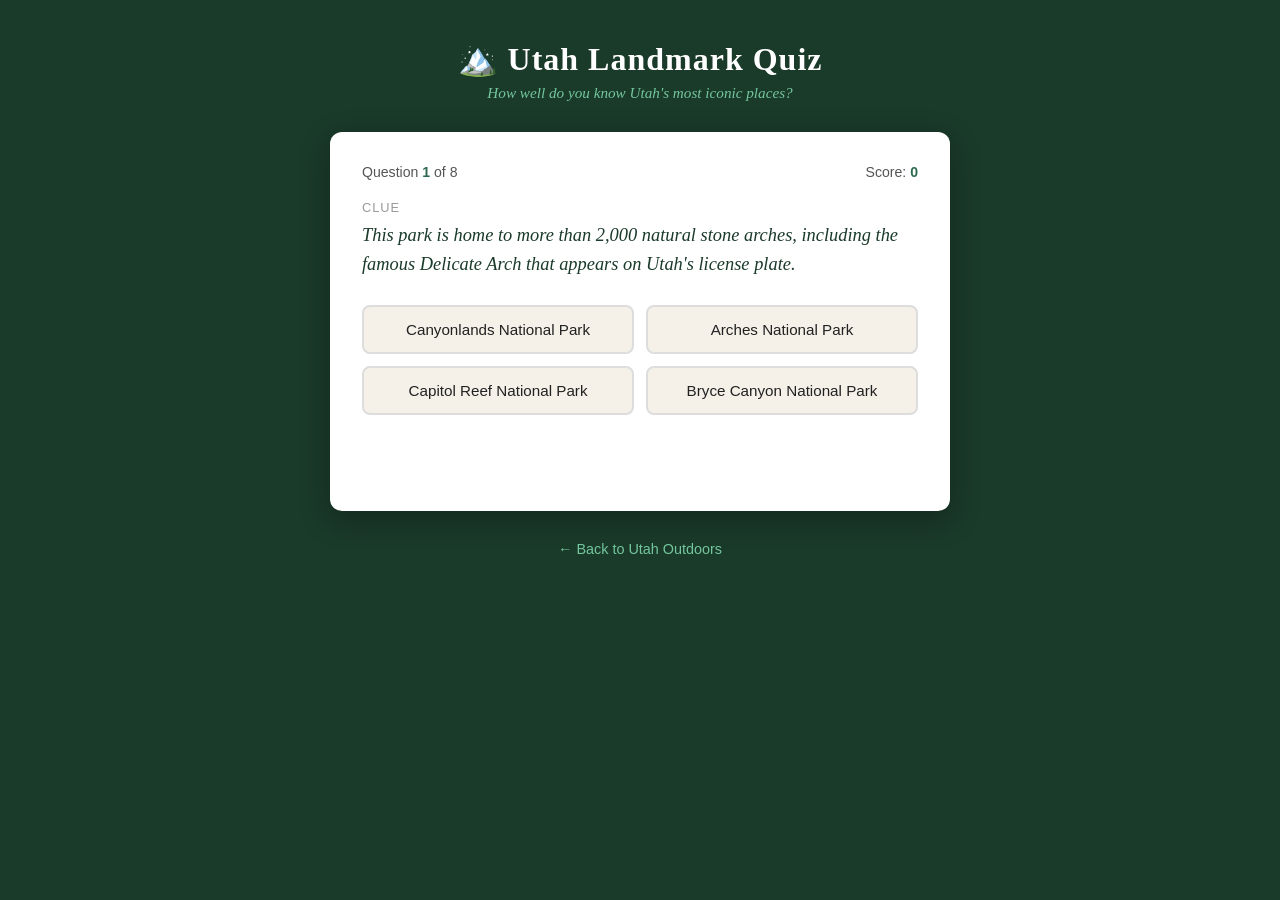
<file: app.html>
<!DOCTYPE html>
<html lang="en">
<head>
  <meta charset="UTF-8" />
  <meta name="viewport" content="width=device-width, initial-scale=1.0" />
  <title>Utah Landmark Guessing Game</title>
  <style>
    * { box-sizing: border-box; margin: 0; padding: 0; }

    body {
      font-family: 'Georgia', serif;
      background-color: #1a3a2a;
      color: white;
      min-height: 100vh;
      display: flex;
      flex-direction: column;
      align-items: center;
      padding: 40px 20px;
    }

    h1 {
      font-size: 2rem;
      margin-bottom: 6px;
      text-align: center;
      letter-spacing: 1px;
    }

    .subtitle {
      font-size: 0.95rem;
      color: #74c69d;
      margin-bottom: 30px;
      font-style: italic;
      text-align: center;
    }

    #game-card {
      background: white;
      color: #222;
      border-radius: 12px;
      padding: 32px;
      max-width: 620px;
      width: 100%;
      box-shadow: 0 8px 30px rgba(0,0,0,0.3);
    }

    #score-bar {
      display: flex;
      justify-content: space-between;
      font-family: Arial, sans-serif;
      font-size: 0.88rem;
      color: #555;
      margin-bottom: 20px;
    }

    #score-bar span { font-weight: bold; color: #2d6a4f; }

    #clue-number {
      font-family: Arial, sans-serif;
      font-size: 0.8rem;
      text-transform: uppercase;
      letter-spacing: 1px;
      color: #999;
      margin-bottom: 6px;
    }

    #clue-text {
      font-size: 1.15rem;
      line-height: 1.6;
      color: #1a3a2a;
      min-height: 60px;
      margin-bottom: 24px;
      font-style: italic;
    }

    #options {
      display: grid;
      grid-template-columns: 1fr 1fr;
      gap: 12px;
      margin-bottom: 20px;
    }

    .option-btn {
      background: #f5f0e8;
      border: 2px solid #ddd;
      border-radius: 8px;
      padding: 14px 10px;
      font-family: Arial, sans-serif;
      font-size: 0.95rem;
      cursor: pointer;
      transition: background 0.2s, border-color 0.2s;
      color: #222;
      text-align: center;
    }

    .option-btn:hover { background: #e8f5ee; border-color: #2d6a4f; }
    .option-btn.correct { background: #d4edda; border-color: #28a745; color: #155724; }
    .option-btn.wrong { background: #f8d7da; border-color: #dc3545; color: #721c24; }
    .option-btn:disabled { cursor: default; }

    #feedback {
      font-family: Arial, sans-serif;
      font-size: 0.95rem;
      min-height: 28px;
      margin-bottom: 16px;
      font-weight: bold;
      color: #2d6a4f;
    }

    #next-btn, #restart-btn {
      background: #2d6a4f;
      color: white;
      border: none;
      border-radius: 8px;
      padding: 12px 28px;
      font-size: 1rem;
      cursor: pointer;
      font-family: Arial, sans-serif;
      display: none;
    }

    #next-btn:hover, #restart-btn:hover { background: #1a3a2a; }

    #result-screen {
      display: none;
      text-align: center;
    }

    #result-screen h2 { font-size: 1.8rem; color: #1a3a2a; margin-bottom: 10px; }
    #result-screen p { font-family: Arial, sans-serif; color: #555; margin-bottom: 20px; }
    #final-score { font-size: 2.5rem; font-weight: bold; color: #2d6a4f; margin: 10px 0; }

    .back-link {
      margin-top: 30px;
      font-family: Arial, sans-serif;
      font-size: 0.9rem;
    }

    .back-link a { color: #74c69d; text-decoration: none; }
    .back-link a:hover { text-decoration: underline; }
  </style>
</head>
<body>

  <h1>🏔️ Utah Landmark Quiz</h1>
  <p class="subtitle">How well do you know Utah's most iconic places?</p>

  <div id="game-card">

    <!-- Quiz screen -->
    <div id="quiz-screen">
      <div id="score-bar">
        <div>Question <span id="q-num">1</span> of 8</div>
        <div>Score: <span id="score">0</span></div>
      </div>
      <div id="clue-number">Clue</div>
      <div id="clue-text"></div>
      <div id="options"></div>
      <div id="feedback"></div>
      <button id="next-btn" onclick="nextQuestion()">Next →</button>
    </div>

    <!-- Result screen -->
    <div id="result-screen">
      <h2>Quiz Complete!</h2>
      <div id="final-score"></div>
      <p id="result-message"></p>
      <button id="restart-btn" onclick="restartGame()">Play Again</button>
    </div>

  </div>

  <div class="back-link">
    <a href="scratch.html">← Back to Utah Outdoors</a>
  </div>

  <script>
    const questions = [
      {
        clue: "This park is home to more than 2,000 natural stone arches, including the famous Delicate Arch that appears on Utah's license plate.",
        answer: "Arches National Park",
        options: ["Canyonlands National Park", "Arches National Park", "Capitol Reef National Park", "Bryce Canyon National Park"]
      },
      {
        clue: "Known for its tall pink and red rock formations called hoodoos, this park near Panguitch has one of the darkest night skies in the country.",
        answer: "Bryce Canyon National Park",
        options: ["Zion National Park", "Goblin Valley", "Bryce Canyon National Park", "Dead Horse Point"]
      },
      {
        clue: "Hikers can wade directly through a slot canyon carved by the Virgin River in this park, in a famous trail called The Narrows.",
        answer: "Zion National Park",
        options: ["Zion National Park", "Antelope Canyon", "Capitol Reef", "Arches National Park"]
      },
      {
        clue: "This peak is the highest point in the Wasatch Mountain Range, rising to 11,928 feet, and sits near Payson, Utah.",
        answer: "Mount Nebo",
        options: ["Mount Timpanogos", "Mount Nebo", "Mount Olympus", "Kings Peak"]
      },
      {
        clue: "At 13,528 feet, this is the highest point in Utah, located in the Uinta Mountains.",
        answer: "Kings Peak",
        options: ["Mount Nebo", "Mount Timpanogos", "Kings Peak", "Mount Peale"]
      },
      {
        clue: "This state park sits on a mesa 2,000 feet above the Colorado River canyon and offers one of the most dramatic viewpoints in Utah.",
        answer: "Dead Horse Point State Park",
        options: ["Goblin Valley State Park", "Dead Horse Point State Park", "Antelope Island State Park", "Snow Canyon State Park"]
      },
      {
        clue: "Located in the Great Salt Lake, this is one of the largest freshwater islands in the US and is home to bison herds.",
        answer: "Antelope Island State Park",
        options: ["Antelope Island State Park", "Bear Lake", "Flaming Gorge", "Dead Horse Point State Park"]
      },
      {
        clue: "This national park in southeastern Utah features Island in the Sky, The Needles, and The Maze — three very different districts.",
        answer: "Canyonlands National Park",
        options: ["Arches National Park", "Capitol Reef National Park", "Canyonlands National Park", "Zion National Park"]
      }
    ];

    let currentQ = 0;
    let score = 0;
    let answered = false;

    function shuffle(arr) {
      return arr.sort(() => Math.random() - 0.5);
    }

    function loadQuestion() {
      answered = false;
      const q = questions[currentQ];
      document.getElementById('q-num').textContent = currentQ + 1;
      document.getElementById('score').textContent = score;
      document.getElementById('clue-text').textContent = q.clue;
      document.getElementById('feedback').textContent = '';
      document.getElementById('next-btn').style.display = 'none';

      const optionsDiv = document.getElementById('options');
      optionsDiv.innerHTML = '';
      shuffle([...q.options]).forEach(opt => {
        const btn = document.createElement('button');
        btn.className = 'option-btn';
        btn.textContent = opt;
        btn.onclick = () => checkAnswer(opt, btn);
        optionsDiv.appendChild(btn);
      });
    }

    function checkAnswer(selected, btn) {
      if (answered) return;
      answered = true;

      const correct = questions[currentQ].answer;
      const allBtns = document.querySelectorAll('.option-btn');

      allBtns.forEach(b => {
        b.disabled = true;
        if (b.textContent === correct) b.classList.add('correct');
      });

      if (selected === correct) {
        score++;
        document.getElementById('score').textContent = score;
        document.getElementById('feedback').textContent = '✓ Correct!';
        document.getElementById('feedback').style.color = '#28a745';
      } else {
        btn.classList.add('wrong');
        document.getElementById('feedback').textContent = '✗ The answer was: ' + correct;
        document.getElementById('feedback').style.color = '#dc3545';
      }

      document.getElementById('next-btn').style.display = 'inline-block';
    }

    function nextQuestion() {
      currentQ++;
      if (currentQ >= questions.length) {
        showResult();
      } else {
        loadQuestion();
      }
    }

    function showResult() {
      document.getElementById('quiz-screen').style.display = 'none';
      document.getElementById('result-screen').style.display = 'block';
      document.getElementById('final-score').textContent = score + ' / ' + questions.length;
      document.getElementById('restart-btn').style.display = 'inline-block';

      let msg = '';
      if (score === 8) msg = "Perfect score! You really know your Utah landmarks!";
      else if (score >= 6) msg = "Great job! You know Utah pretty well.";
      else if (score >= 4) msg = "Not bad! Time to plan a few more Utah road trips.";
      else msg = "Keep exploring Utah — there's so much to discover!";
      document.getElementById('result-message').textContent = msg;
    }

    function restartGame() {
      currentQ = 0;
      score = 0;
      document.getElementById('quiz-screen').style.display = 'block';
      document.getElementById('result-screen').style.display = 'none';
      loadQuestion();
    }

    // Start the game
    loadQuestion();
  </script>

</body>
</html>
</file>
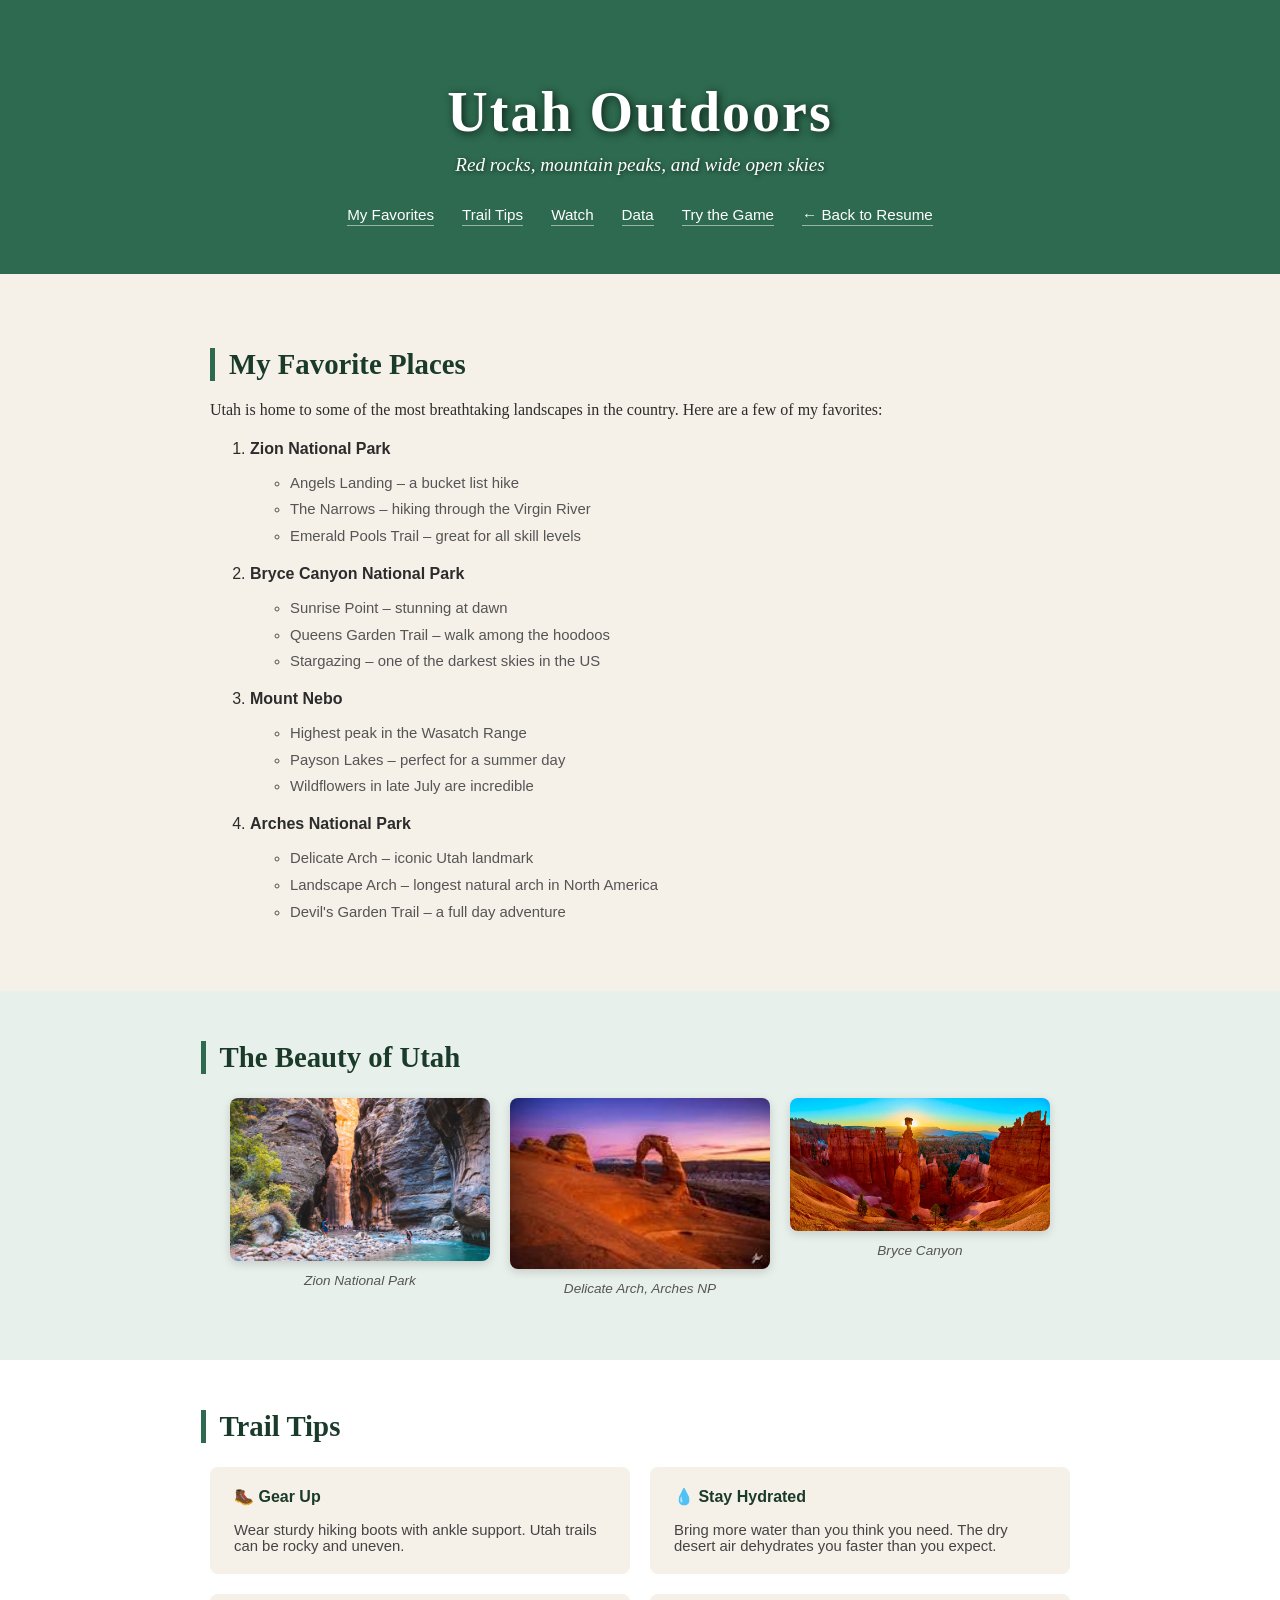
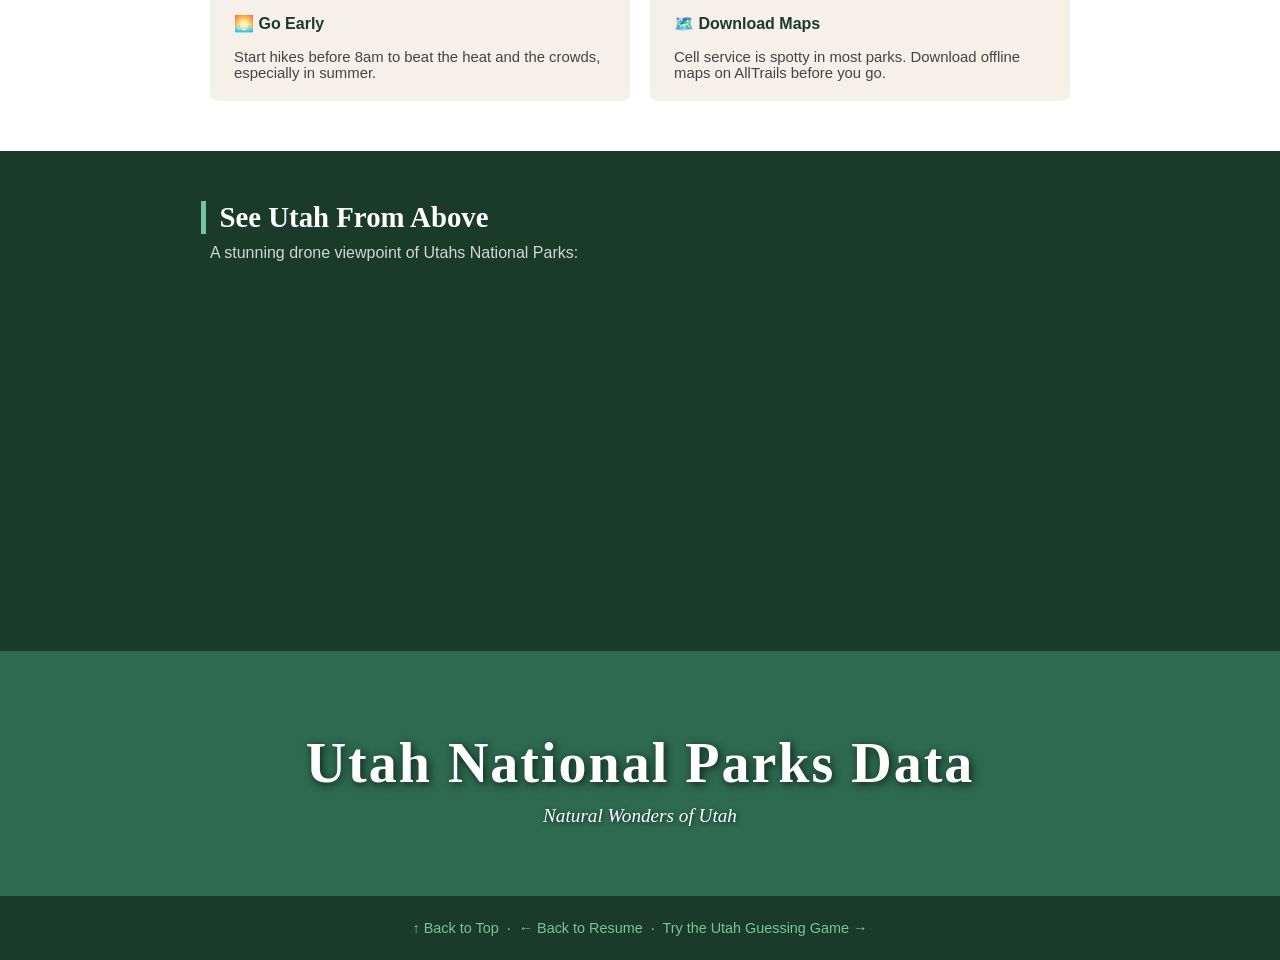
<file: scratch.html>
<!DOCTYPE html>
<html lang="en">
<head>
  <meta charset="UTF-8" />
  <meta name="viewport" content="width=device-width, initial-scale=1.0" />
  <title>Utah Outdoors – Eva O'Brien</title>
  <link rel="stylesheet" href="scratch.css" />
</head>
<body>

  <!-- On-page anchor target -->
  <a name="top"></a>

  <div id="header">
    <h1>Utah Outdoors</h1>
    <p class="tagline">Red rocks, mountain peaks, and wide open skies</p>
    <nav id="scratch-nav">
      <a href="#favorites">My Favorites</a>
      <a href="#tips">Trail Tips</a>
      <a href="#video">Watch</a>
      <a href="#tableau">Data</a>
      <a href="app.html">Try the Game</a>
      <a href="index.html">← Back to Resume</a>
    </nav>
  </div>

  <!-- Favorites Section -->
  <a name="favorites"></a>
  <div id="favorites-section" class="content-block">
    <h2>My Favorite Places</h2>
    <p>Utah is home to some of the most breathtaking landscapes in the country. Here are a few of my favorites:</p>

    <!-- Ordered list with embedded unordered list -->
    <ol class="main-list">
      <li>
        <strong>Zion National Park</strong>
        <ul class="sub-list">
          <li>Angels Landing – a bucket list hike</li>
          <li>The Narrows – hiking through the Virgin River</li>
          <li>Emerald Pools Trail – great for all skill levels</li>
        </ul>
      </li>
      <li>
        <strong>Bryce Canyon National Park</strong>
        <ul class="sub-list">
          <li>Sunrise Point – stunning at dawn</li>
          <li>Queens Garden Trail – walk among the hoodoos</li>
          <li>Stargazing – one of the darkest skies in the US</li>
        </ul>
      </li>
      <li>
        <strong>Mount Nebo</strong>
        <ul class="sub-list">
          <li>Highest peak in the Wasatch Range</li>
          <li>Payson Lakes – perfect for a summer day</li>
          <li>Wildflowers in late July are incredible</li>
        </ul>
      </li>
      <li>
        <strong>Arches National Park</strong>
        <ul class="sub-list">
          <li>Delicate Arch – iconic Utah landmark</li>
          <li>Landscape Arch – longest natural arch in North America</li>
          <li>Devil's Garden Trail – a full day adventure</li>
        </ul>
      </li>
    </ol>
  </div>

  <!-- Image Section -->
  <div id="image-section" class="content-block">
    <h2>The Beauty of Utah</h2>
    <div id="photo-row">
      <div class="photo-card">
        <img src="zions.jpg" alt="Zion National Park" />
        <p class="photo-caption">Zion National Park</p>
      </div>
      <div class="photo-card">
        <img src="delicatearch.jpeg" alt="Delicate Arch" />
        <p class="photo-caption">Delicate Arch, Arches NP</p>
      </div>
      <div class="photo-card">
        <img src="brycecanyon.jpg" alt="Bryce Canyon" />
        <p class="photo-caption">Bryce Canyon </p>
      </div>
    </div>
  </div>

  <!-- Trail Tips -->
  <a name="tips"></a>
  <div id="tips-section" class="content-block">
    <h2>Trail Tips</h2>
    <div id="tips-grid">
      <div class="tip-box">
        <h3>🥾 Gear Up</h3>
        <p>Wear sturdy hiking boots with ankle support. Utah trails can be rocky and uneven.</p>
      </div>
      <div class="tip-box">
        <h3>💧 Stay Hydrated</h3>
        <p>Bring more water than you think you need. The dry desert air dehydrates you faster than you expect.</p>
      </div>
      <div class="tip-box">
        <h3>🌅 Go Early</h3>
        <p>Start hikes before 8am to beat the heat and the crowds, especially in summer.</p>
      </div>
      <div class="tip-box">
        <h3>🗺️ Download Maps</h3>
        <p>Cell service is spotty in most parks. Download offline maps on AllTrails before you go.</p>
      </div>
    </div>
  </div>

  <!-- YouTube Video -->
  <a name="video"></a>
  <div id="video-section" class="content-block">
    <h2>See Utah From Above</h2>
    <p>A stunning drone viewpoint of Utahs National Parks:</p>
    <div id="video-wrapper">
      <iframe
        width="560" 
        height="315" 
        src="https://www.youtube.com/embed/FVLVoholG34?si=KC_poJhqSI2VQBNE" 
        title="YouTube video player" frameborder="0" 
        allow="accelerometer; autoplay; clipboard-write; encrypted-media; gyroscope; picture-in-picture; web-share" 
        referrerpolicy="strict-origin-when-cross-origin" 
        allowfullscreen>
        
      </iframe>
    </div>
  </div>

  <div id="header">
    <h1>Utah National Parks Data</h1>
    <p class="tagline">Natural Wonders of Utah</p>
<div class='tableauPlaceholder' id='viz1781634329780' style='position: relative'><noscript><a href='#'><img alt='Dashboard 2 ' src='https:&#47;&#47;public.tableau.com&#47;static&#47;images&#47;Na&#47;NationalParksVisitationMobile&#47;Dashboard2&#47;1_rss.png' style='border: none' /></a></noscript><object class='tableauViz'  style='display:none;'><param name='host_url' value='https%3A%2F%2Fpublic.tableau.com%2F' /> <param name='embed_code_version' value='3' /> <param name='site_root' value='' /><param name='name' value='NationalParksVisitationMobile&#47;Dashboard2' /><param name='tabs' value='no' /><param name='toolbar' value='yes' /><param name='static_image' value='https:&#47;&#47;public.tableau.com&#47;static&#47;images&#47;Na&#47;NationalParksVisitationMobile&#47;Dashboard2&#47;1.png' /> <param name='animate_transition' value='yes' /><param name='display_static_image' value='yes' /><param name='display_spinner' value='yes' /><param name='display_overlay' value='yes' /><param name='display_count' value='yes' /><param name='language' value='en-US' /></object></div>                <script type='text/javascript'>                    var divElement = document.getElementById('viz1781634329780');                    var vizElement = divElement.getElementsByTagName('object')[0];                    vizElement.style.minWidth='116px';vizElement.style.maxWidth='450px';vizElement.style.width='100%';vizElement.style.height='827px';                    var scriptElement = document.createElement('script');                    scriptElement.src = 'https://public.tableau.com/javascripts/api/viz_v1.js';                    vizElement.parentNode.insertBefore(scriptElement, vizElement);                </script>
  
    <script type='text/javascript'>
      var divElement = document.getElementById('viz1');
      var vizElement = divElement.getElementsByTagName('object')[0];
      vizElement.style.width='700px';
      vizElement.style.height='527px';
      var scriptElement = document.createElement('script');
      scriptElement.src = 'https://public.tableau.com/javascripts/api/viz_v1.js';
      vizElement.parentNode.insertBefore(scriptElement, vizElement);
    </script>
  </div>

  <!-- Back to top -->
  <div id="footer">
    <a href="#top">↑ Back to Top</a>
    <span>&nbsp;·&nbsp;</span>
    <a href="index.html">← Back to Resume</a>
    <span>&nbsp;·&nbsp;</span>
    <a href="app.html">Try the Utah Guessing Game →</a>
  </div>

</body>
</html>
</file>
<file: scratch.css>
/* scratch.css – Custom stylesheet for Utah Outdoors page */

/* ── Base ── */
body {
  margin: 0;
  padding: 0;
  font-family: 'Georgia', serif;
  background-color: #f5f0e8;
  color: #2c2c2c;
}

/* ── Header ── */
#header {
  background-color: #2d6a4f;
  background-image: url('https://upload.wikimedia.org/wikipedia/commons/thumb/3/3e/Zion_angels_landing_view.jpg/1280px-Zion_angels_landing_view.jpg');
  background-size: cover;
  background-position: center;
  color: white;
  text-align: center;
  padding: 80px 20px 50px;
}

#header h1 {
  font-family: 'Georgia', serif;
  font-size: 3.5rem;
  margin: 0;
  text-shadow: 2px 2px 8px rgba(0,0,0,0.7);
  letter-spacing: 2px;
}

.tagline {
  font-size: 1.2rem;
  margin-top: 10px;
  text-shadow: 1px 1px 4px rgba(0,0,0,0.6);
  font-style: italic;
}

/* ── Navigation ── */
#scratch-nav {
  margin-top: 30px;
}

#scratch-nav a {
  color: white;
  text-decoration: none;
  margin: 0 12px;
  font-size: 0.95rem;
  font-family: Arial, sans-serif;
  border-bottom: 1px solid rgba(255,255,255,0.5);
  padding-bottom: 2px;
}

#scratch-nav a:hover {
  border-bottom-color: white;
}

/* ── Content Blocks ── */
.content-block {
  max-width: 860px;
  margin: 0 auto;
  padding: 50px 20px;
}

.content-block h2 {
  font-family: 'Georgia', serif;
  font-size: 1.8rem;
  color: #1a3a2a;
  border-left: 5px solid #2d6a4f;
  padding-left: 14px;
  margin-bottom: 20px;
}

/* ── Lists ── */
.main-list {
  font-family: Arial, sans-serif;
  font-size: 1rem;
  line-height: 1.8;
  color: #2c2c2c;
}

.sub-list {
  font-size: 0.93rem;
  color: #555;
  margin-top: 6px;
  margin-bottom: 10px;
}

/* ── Photos ── */
#image-section {
  background-color: #e8f0eb;
  max-width: 100%;
  padding: 50px 40px;
}

#image-section h2 {
  max-width: 860px;
  margin: 0 auto 24px;
  font-family: 'Georgia', serif;
  font-size: 1.8rem;
  color: #1a3a2a;
  border-left: 5px solid #2d6a4f;
  padding-left: 14px;
}

#photo-row {
  display: flex;
  gap: 20px;
  flex-wrap: wrap;
  justify-content: center;
  max-width: 900px;
  margin: 0 auto;
}

.photo-card {
  text-align: center;
  width: 260px;
}

.photo-card img {
  width: 100%;
  border-radius: 8px;
  box-shadow: 0 3px 10px rgba(0,0,0,0.15);
}

.photo-caption {
  font-family: Arial, sans-serif;
  font-size: 0.85rem;
  color: #555;
  margin-top: 8px;
  font-style: italic;
}

/* ── Tips ── */
#tips-section {
  background-color: #fff;
  max-width: 100%;
  padding: 50px 40px;
}

#tips-section h2 {
  max-width: 860px;
  margin: 0 auto 24px;
  font-family: 'Georgia', serif;
  font-size: 1.8rem;
  color: #1a3a2a;
  border-left: 5px solid #2d6a4f;
  padding-left: 14px;
}

#tips-grid {
  display: flex;
  flex-wrap: wrap;
  gap: 20px;
  max-width: 860px;
  margin: 0 auto;
}

.tip-box {
  background: #f5f0e8;
  border-radius: 8px;
  padding: 20px 24px;
  width: calc(50% - 10px);
  box-sizing: border-box;
  font-family: Arial, sans-serif;
}

.tip-box h3 {
  font-size: 1rem;
  color: #1a3a2a;
  margin-top: 0;
}

.tip-box p {
  font-size: 0.93rem;
  color: #444;
  margin: 0;
}

/* ── Video ── */
#video-section {
  background-color: #1a3a2a;
  color: white;
  max-width: 100%;
  padding: 50px 40px;
  text-align: center;
}

#video-section h2 {
  font-family: 'Georgia', serif;
  font-size: 1.8rem;
  color: white;
  border-left: 5px solid #74c69d;
  padding-left: 14px;
  text-align: left;
  max-width: 860px;
  margin: 0 auto 10px;
}

#video-section p {
  font-family: Arial, sans-serif;
  color: rgba(255,255,255,0.8);
  max-width: 860px;
  margin: 0 auto 20px;
  text-align: left;
}

#video-wrapper {
  max-width: 700px;
  margin: 0 auto;
}

#video-wrapper iframe {
  border-radius: 8px;
  width: 100%;
}

/* ── Tableau ── */
#tableau-section {
  background-color: #f5f0e8;
}

/* ── Footer ── */
#footer {
  background-color: #1a3a2a;
  color: rgba(255,255,255,0.7);
  text-align: center;
  padding: 24px;
  font-family: Arial, sans-serif;
  font-size: 0.9rem;
}

#footer a {
  color: #74c69d;
  text-decoration: none;
}

#footer a:hover {
  text-decoration: underline;
}
</file>
